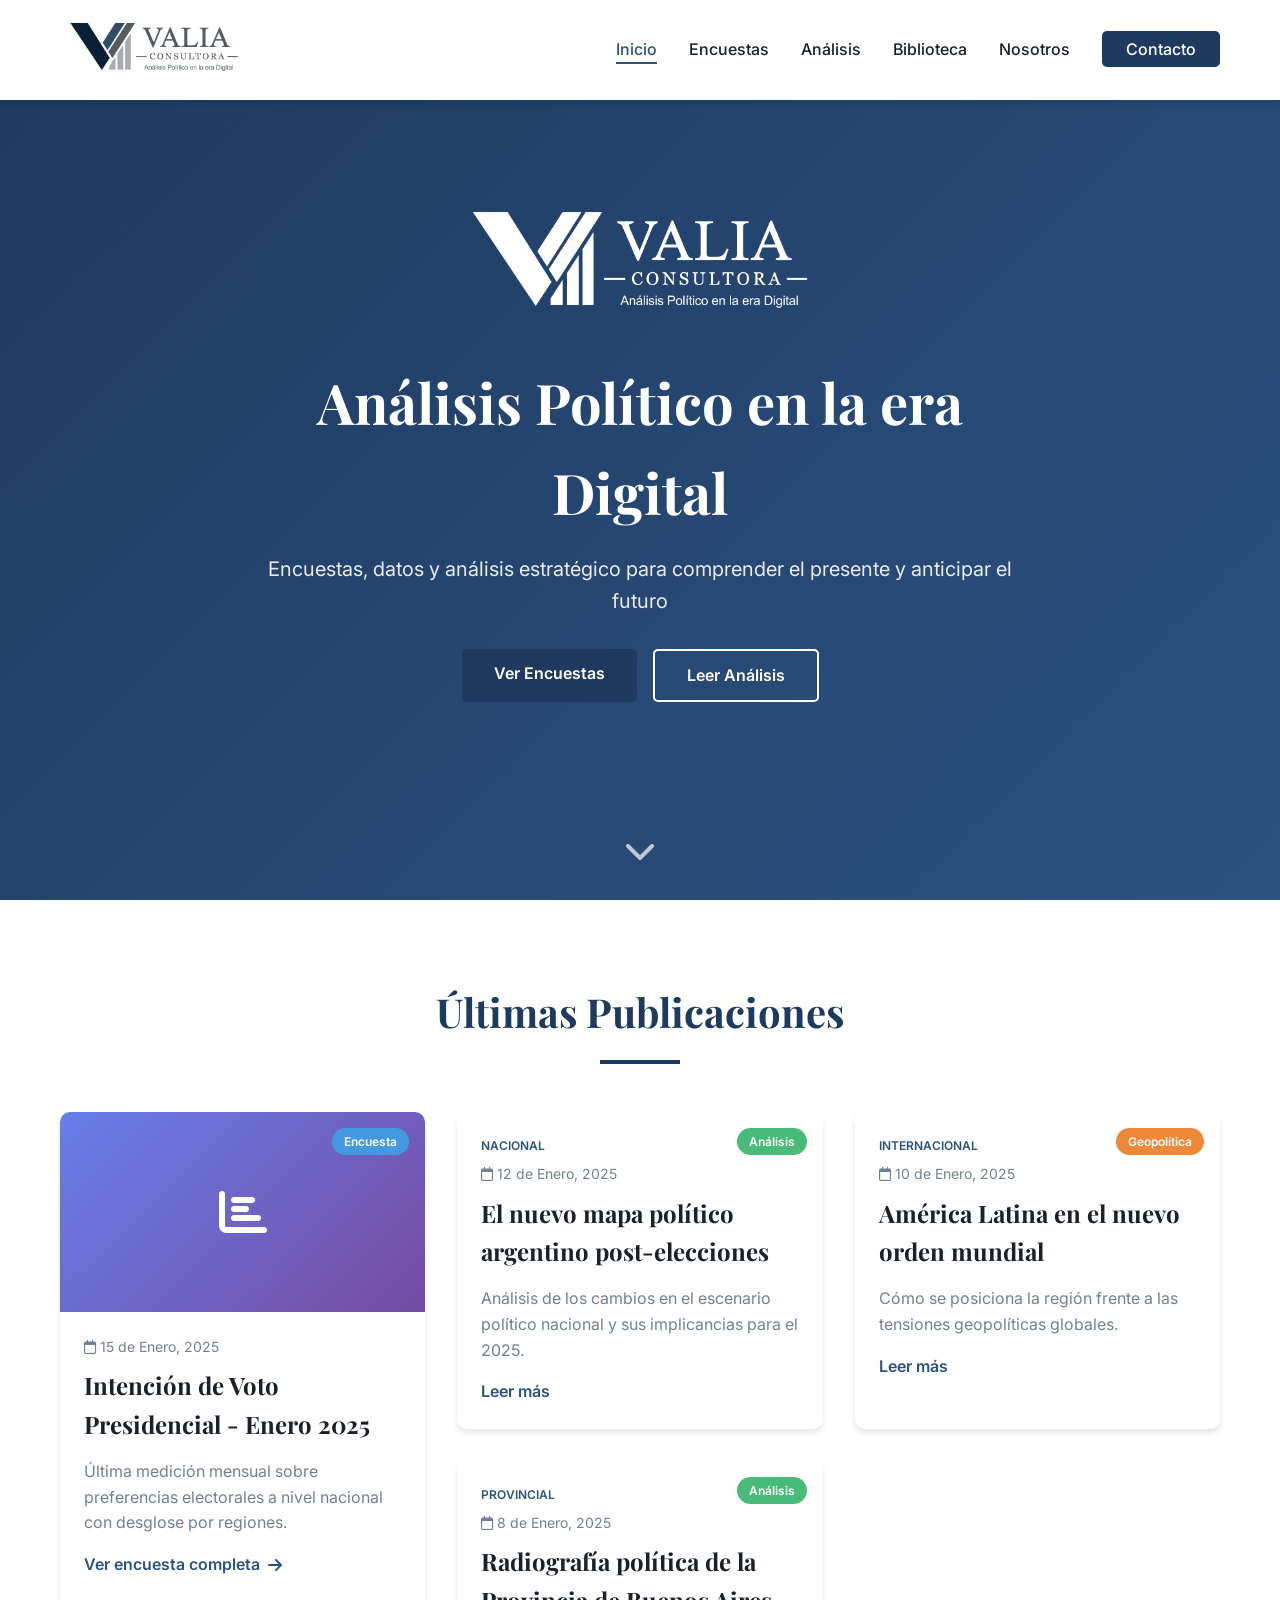
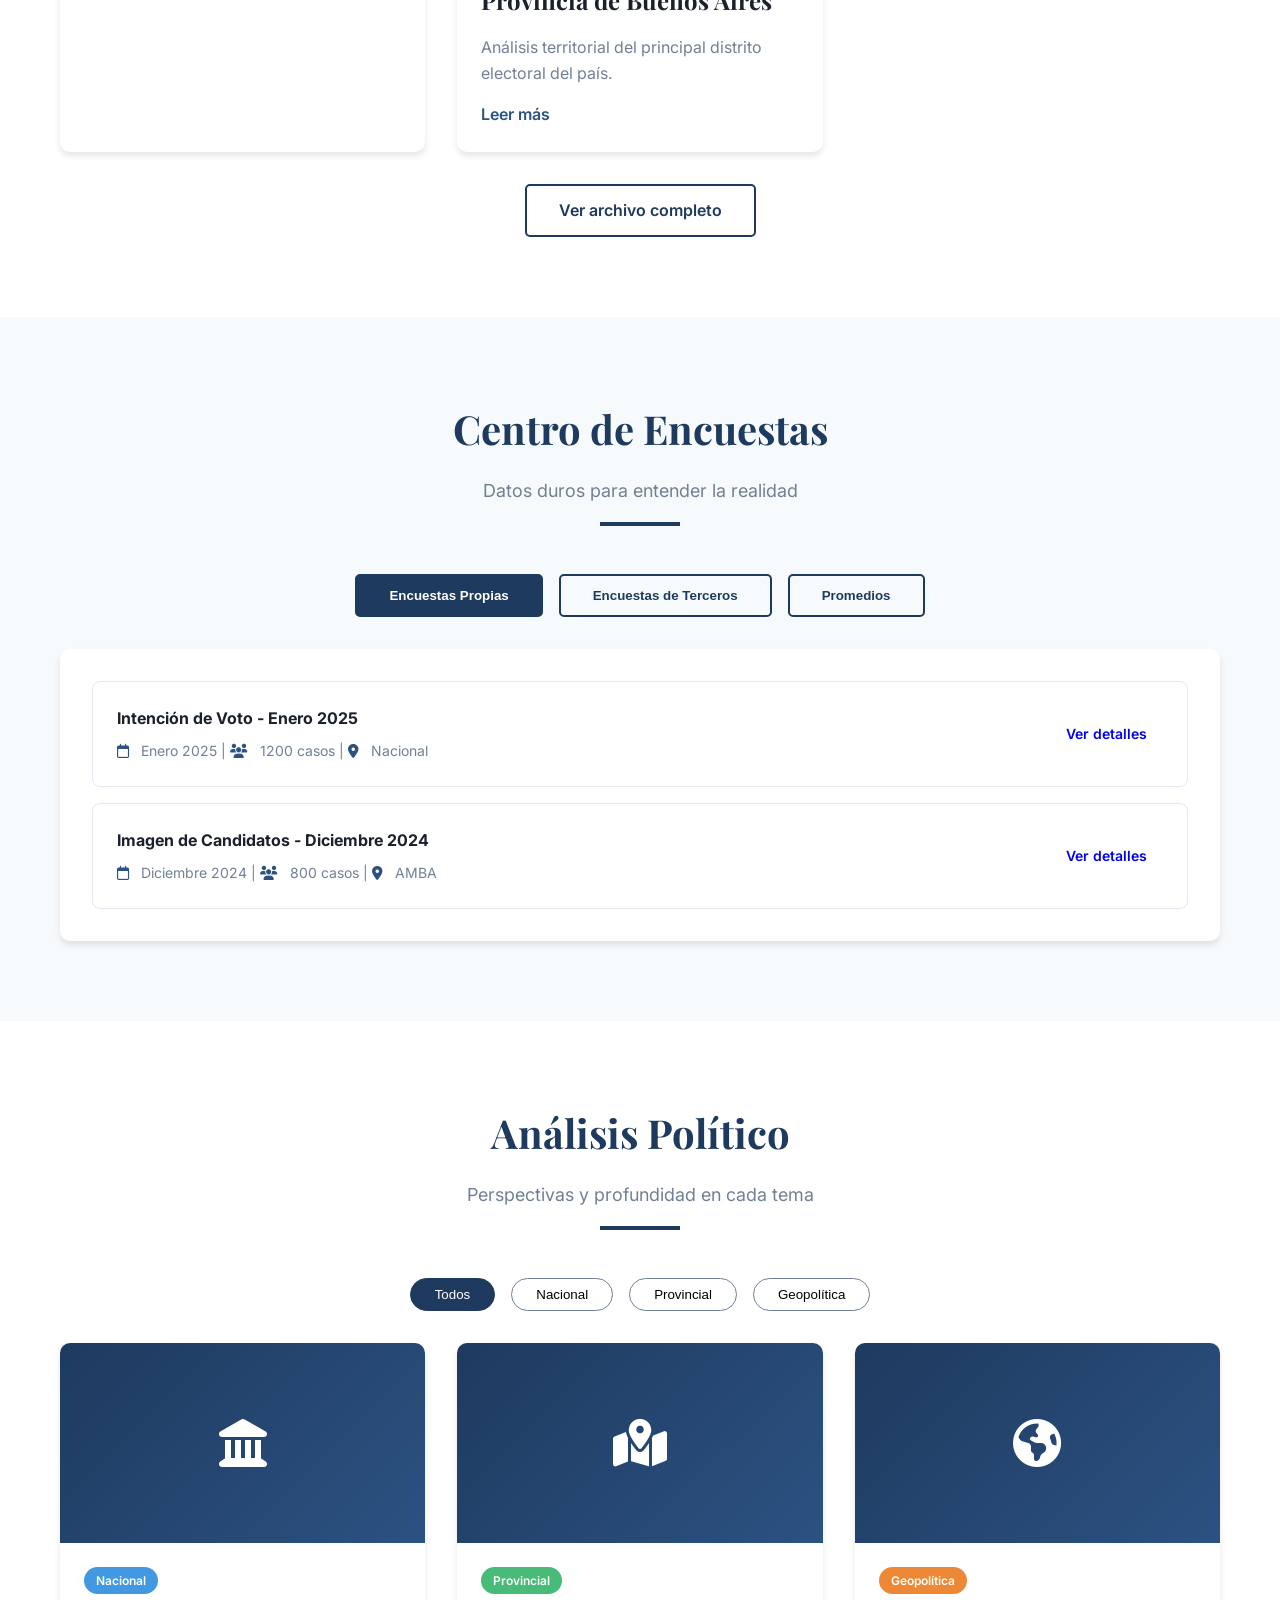
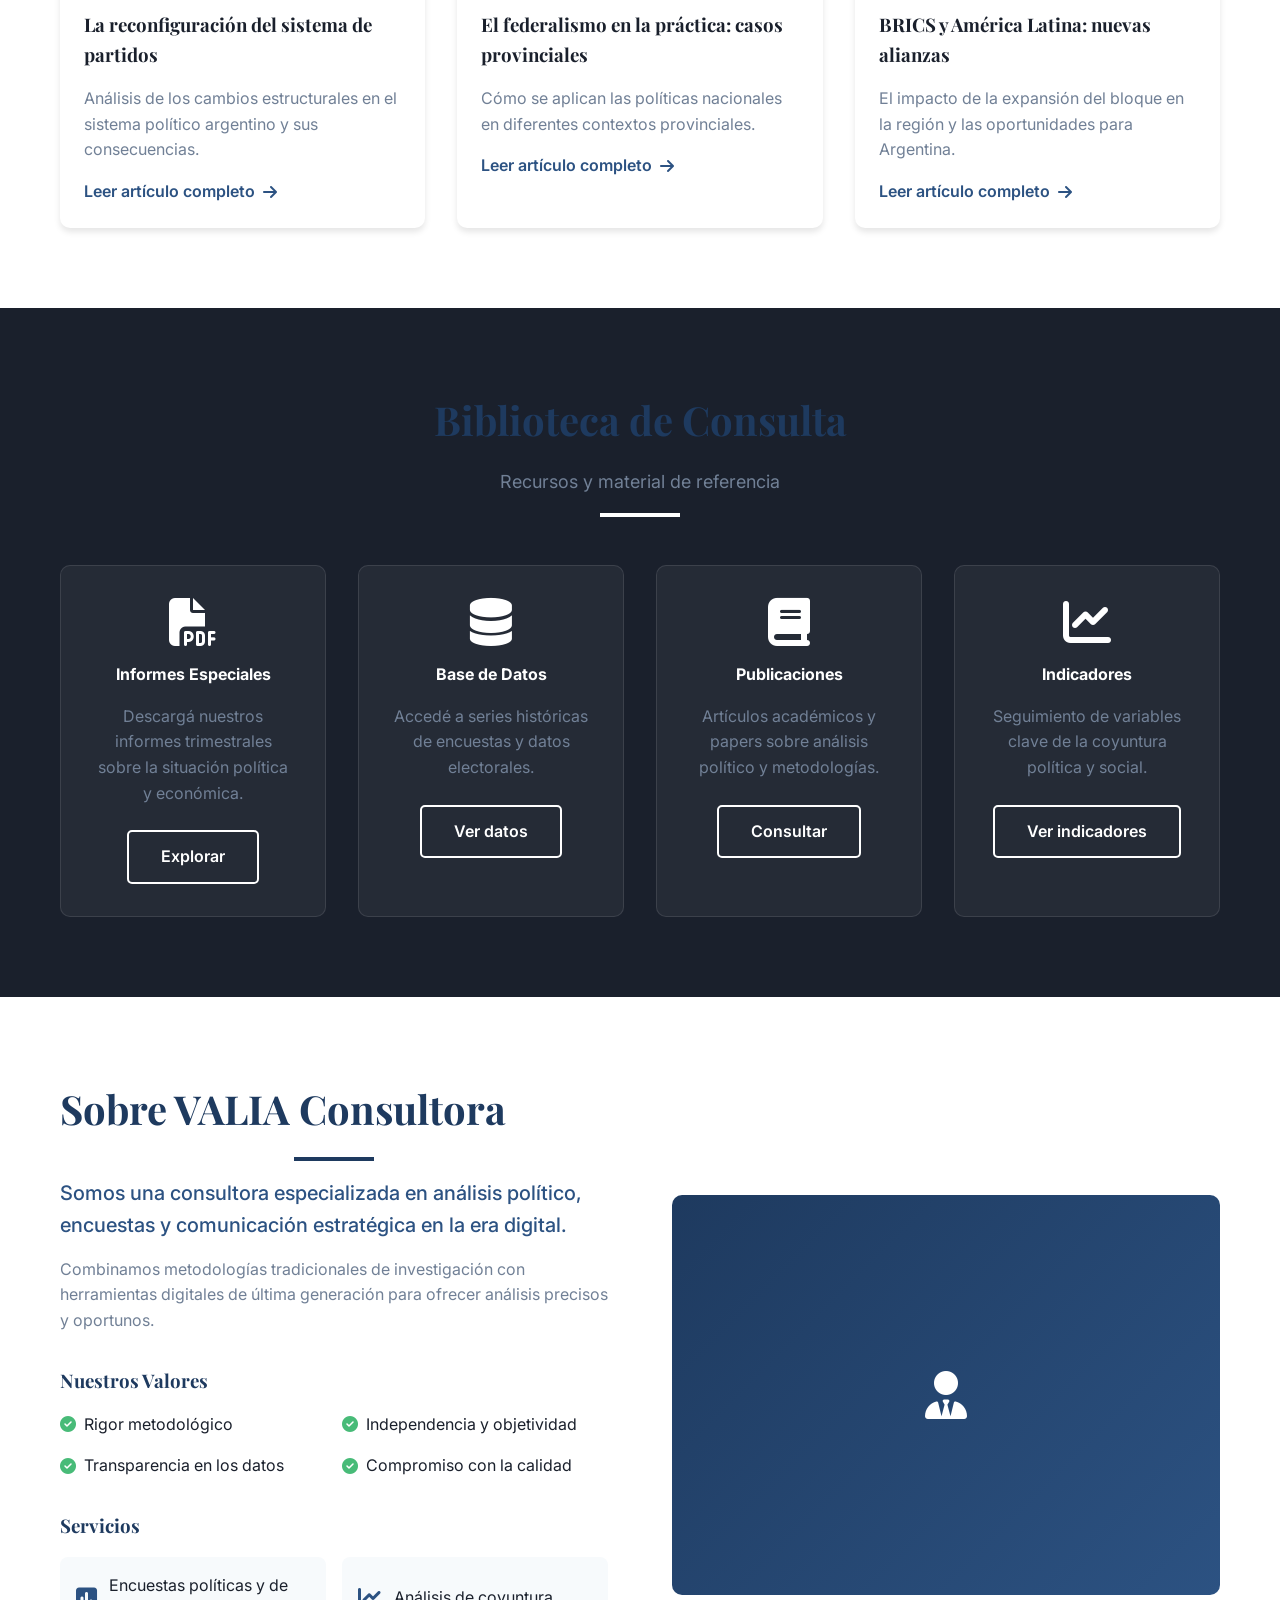
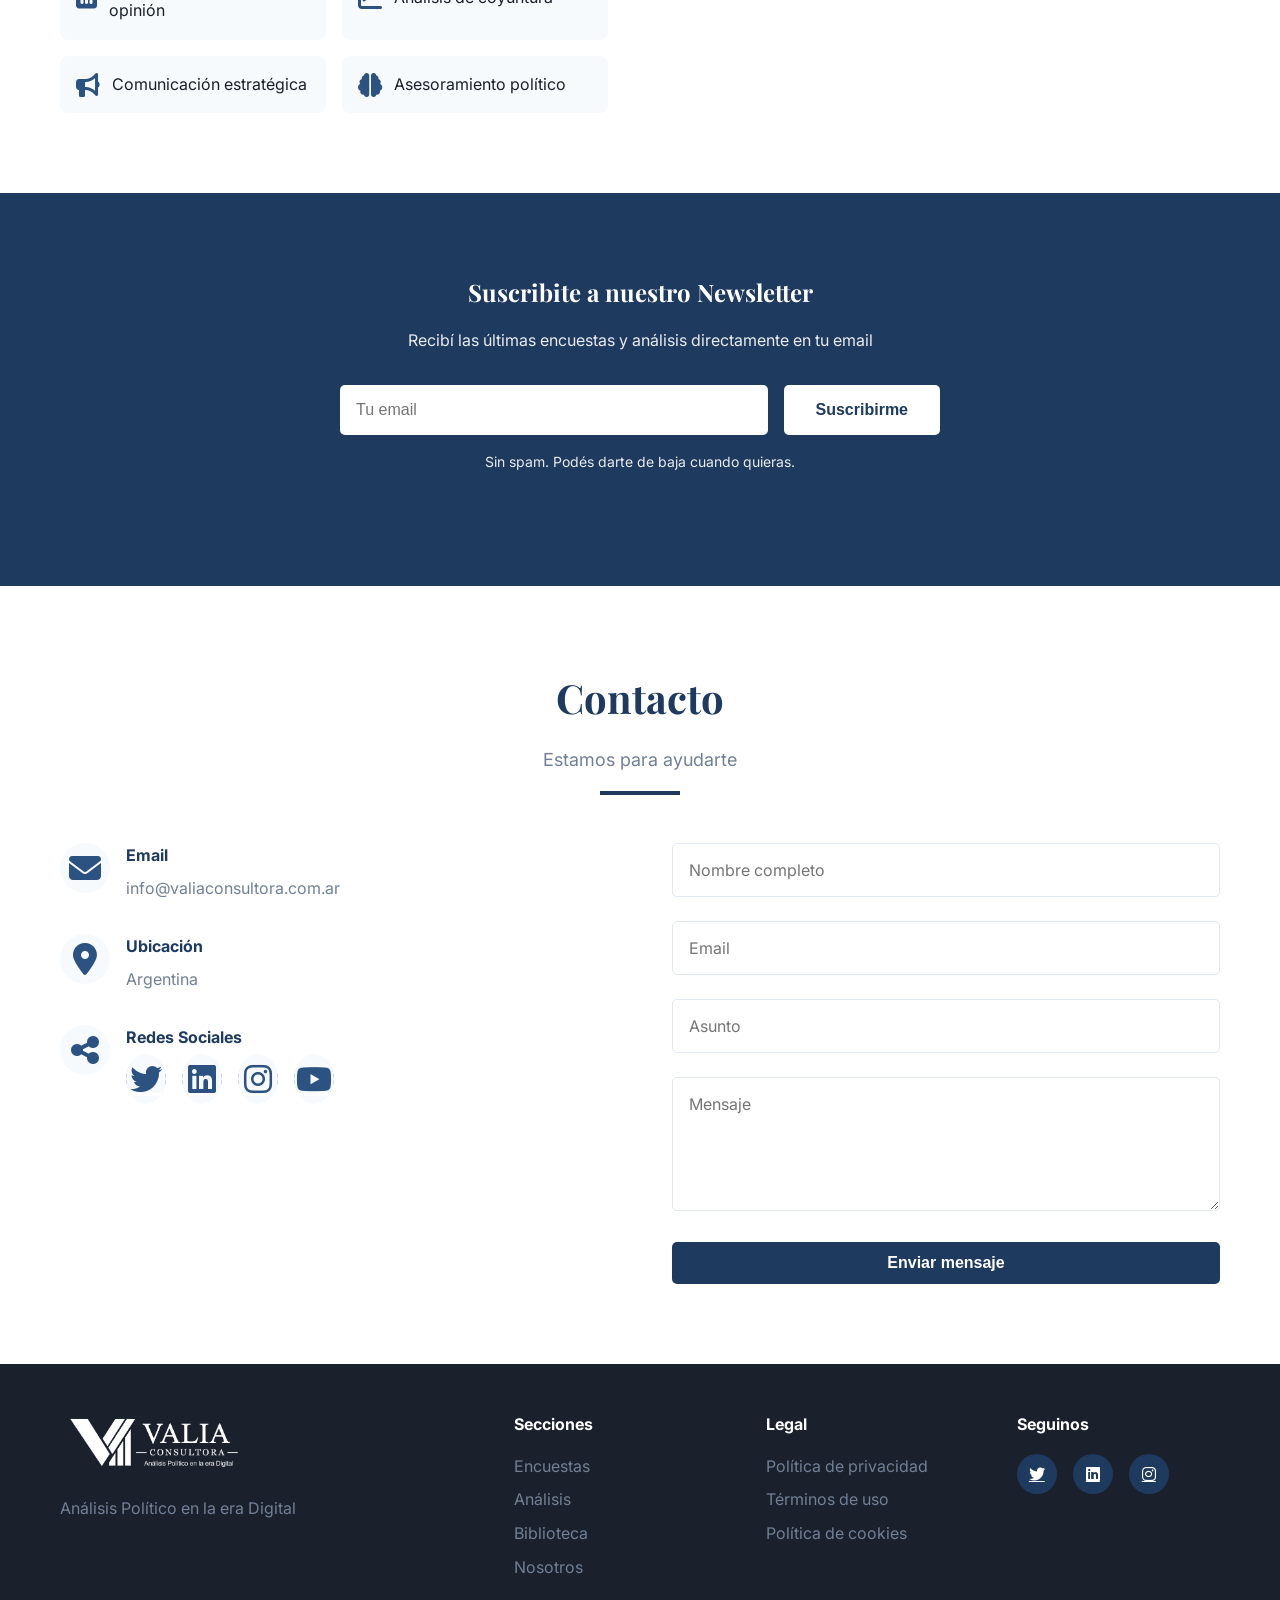
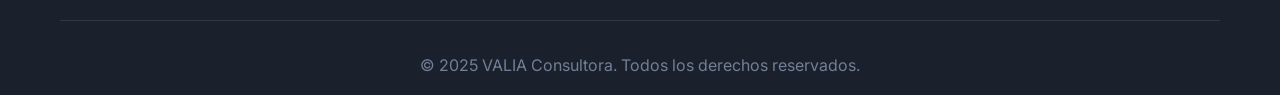
<file: INDEX.html>
<!DOCTYPE html>
<html lang="es">
<head>
    <meta charset="UTF-8">
    <meta name="viewport" content="width=device-width, initial-scale=1.0">
    <meta name="description" content="VALIA Consultora - Análisis Político en la era Digital. Encuestas, análisis político nacional, provincial y geopolítica.">
    <title>VALIA Consultora | Análisis Político en la era Digital</title>
    <link rel="stylesheet" href="styles.css">
    <link href="https://fonts.googleapis.com/css2?family=Playfair+Display:wght@400;700&family=Inter:wght@300;400;500;600&display=swap" rel="stylesheet">
    <link rel="stylesheet" href="https://cdnjs.cloudflare.com/ajax/libs/font-awesome/6.4.0/css/all.min.css">
</head>
<body>
    <!-- Navegación -->
    <nav class="navbar" id="navbar">
        <div class="container">
            <div class="nav-wrapper">
                <div class="logo">
                    <img src="logo-valia.png" alt="VALIA Consultora">
                </div>
                <button class="mobile-menu-toggle" id="mobileMenu">
                    <i class="fas fa-bars"></i>
                </button>
                <ul class="nav-menu" id="navMenu">
                    <li><a href="#inicio" class="nav-link active">Inicio</a></li>
                    <li><a href="#encuestas" class="nav-link">Encuestas</a></li>
                    <li><a href="#analisis" class="nav-link">Análisis</a></li>
                    <li><a href="#biblioteca" class="nav-link">Biblioteca</a></li>
                    <li><a href="#nosotros" class="nav-link">Nosotros</a></li>
                    <li><a href="#contacto" class="nav-link btn-contacto">Contacto</a></li>
                </ul>
            </div>
        </div>
    </nav>

    <!-- Hero Section -->
    <section id="inicio" class="hero">
        <div class="hero-overlay"></div>
        <div class="container">
            <div class="hero-content">
                <div class="hero-logo">
                    <img src="logo-valia.png" alt="VALIA Consultora">
                </div>
                <h1 class="hero-title">Análisis Político en la era Digital</h1>
                <p class="hero-subtitle">Encuestas, datos y análisis estratégico para comprender el presente y anticipar el futuro</p>
                <div class="hero-cta">
                    <a href="#encuestas" class="btn btn-primary">Ver Encuestas</a>
                    <a href="#analisis" class="btn btn-secondary">Leer Análisis</a>
                </div>
            </div>
        </div>
        <div class="scroll-indicator">
            <i class="fas fa-chevron-down"></i>
        </div>
    </section>

    <!-- Últimas Publicaciones -->
    <section class="latest section-padding">
        <div class="container">
            <div class="section-header">
                <h2 class="section-title">Últimas Publicaciones</h2>
                <div class="section-line"></div>
            </div>
            
            <div class="latest-grid">
                <!-- Encuesta Destacada -->
                <article class="card card-featured">
                    <div class="card-badge badge-encuesta">Encuesta</div>
                    <div class="card-image">
                        <div class="placeholder-image survey-placeholder">
                            <i class="fas fa-chart-bar"></i>
                        </div>
                    </div>
                    <div class="card-content">
                        <span class="card-date"><i class="far fa-calendar"></i> 15 de Enero, 2025</span>
                        <h3 class="card-title">Intención de Voto Presidencial - Enero 2025</h3>
                        <p class="card-excerpt">Última medición mensual sobre preferencias electorales a nivel nacional con desglose por regiones.</p>
                        <a href="#" class="card-link">Ver encuesta completa <i class="fas fa-arrow-right"></i></a>
                    </div>
                </article>

                <!-- Artículo 1 -->
                <article class="card">
                    <div class="card-badge badge-analisis">Análisis</div>
                    <div class="card-content">
                        <span class="card-category">Nacional</span>
                        <span class="card-date"><i class="far fa-calendar"></i> 12 de Enero, 2025</span>
                        <h3 class="card-title">El nuevo mapa político argentino post-elecciones</h3>
                        <p class="card-excerpt">Análisis de los cambios en el escenario político nacional y sus implicancias para el 2025.</p>
                        <a href="#" class="read-more">Leer más</a>
                    </div>
                </article>

                <!-- Artículo 2 -->
                <article class="card">
                    <div class="card-badge badge-geopolitica">Geopolítica</div>
                    <div class="card-content">
                        <span class="card-category">Internacional</span>
                        <span class="card-date"><i class="far fa-calendar"></i> 10 de Enero, 2025</span>
                        <h3 class="card-title">América Latina en el nuevo orden mundial</h3>
                        <p class="card-excerpt">Cómo se posiciona la región frente a las tensiones geopolíticas globales.</p>
                        <a href="#" class="read-more">Leer más</a>
                    </div>
                </article>

                <!-- Artículo 3 -->
                <article class="card">
                    <div class="card-badge badge-analisis">Análisis</div>
                    <div class="card-content">
                        <span class="card-category">Provincial</span>
                        <span class="card-date"><i class="far fa-calendar"></i> 8 de Enero, 2025</span>
                        <h3 class="card-title">Radiografía política de la Provincia de Buenos Aires</h3>
                        <p class="card-excerpt">Análisis territorial del principal distrito electoral del país.</p>
                        <a href="#" class="read-more">Leer más</a>
                    </div>
                </article>
            </div>
            
            <div class="text-center mt-2">
                <a href="#archivo" class="btn btn-outline">Ver archivo completo</a>
            </div>
        </div>
    </section>

    <!-- Sección Encuestas -->
    <section id="encuestas" class="surveys section-padding bg-light">
        <div class="container">
            <div class="section-header">
                <h2 class="section-title">Centro de Encuestas</h2>
                <p class="section-subtitle">Datos duros para entender la realidad</p>
                <div class="section-line"></div>
            </div>

            <div class="survey-tabs">
                <button class="tab-btn active" data-tab="propias">Encuestas Propias</button>
                <button class="tab-btn" data-tab="terceros">Encuestas de Terceros</button>
                <button class="tab-btn" data-tab="promedios">Promedios</button>
            </div>

            <div class="tab-content">
                <!-- Encuestas Propias -->
                <div class="tab-panel active" id="propias">
                    <div class="survey-list">
                        <div class="survey-item">
                            <div class="survey-info">
                                <h4>Intención de Voto - Enero 2025</h4>
                                <p><i class="far fa-calendar"></i> Enero 2025 | <i class="fas fa-users"></i> 1200 casos | <i class="fas fa-map-marker-alt"></i> Nacional</p>
                            </div>
                            <a href="#" class="btn btn-small">Ver detalles</a>
                        </div>
                        <div class="survey-item">
                            <div class="survey-info">
                                <h4>Imagen de Candidatos - Diciembre 2024</h4>
                                <p><i class="far fa-calendar"></i> Diciembre 2024 | <i class="fas fa-users"></i> 800 casos | <i class="fas fa-map-marker-alt"></i> AMBA</p>
                            </div>
                            <a href="#" class="btn btn-small">Ver detalles</a>
                        </div>
                    </div>
                </div>

                <!-- Encuestas de Terceros -->
                <div class="tab-panel" id="terceros">
                    <div class="survey-list">
                        <div class="survey-item">
                            <div class="survey-info">
                                <h4>Encuesta Poliarquía - Enero 2025</h4>
                                <p><i class="far fa-calendar"></i> Enero 2025 | <i class="fas fa-building"></i> Poliarquía</p>
                            </div>
                            <a href="#" class="btn btn-small">Ver encuesta</a>
                        </div>
                        <div class="survey-item">
                            <div class="survey-info">
                                <h4>Encuesta CB Consultora - Diciembre 2024</h4>
                                <p><i class="far fa-calendar"></i> Diciembre 2024 | <i class="fas fa-building"></i> CB Consultora</p>
                            </div>
                            <a href="#" class="btn btn-small">Ver encuesta</a>
                        </div>
                    </div>
                    <p class="credit-note">* Todas las encuestas de terceros son publicadas respetando la autoría y metodología original</p>
                </div>

                <!-- Promedios -->
                <div class="tab-panel" id="promedios">
                    <div class="average-surveys">
                        <div class="chart-container">
                            <canvas id="surveyChart"></canvas>
                        </div>
                        <div class="average-info">
                            <h4>Promedio Encuestas Presidenciales</h4>
                            <p>Última actualización: Enero 2025</p>
                            <ul class="average-list">
                                <li><span class="party party-1"></span> Partido A: 35.2%</li>
                                <li><span class="party party-2"></span> Partido B: 28.7%</li>
                                <li><span class="party party-3"></span> Partido C: 18.4%</li>
                                <li><span class="party party-other"></span> Otros: 17.7%</li>
                            </ul>
                        </div>
                    </div>
                </div>
            </div>
        </div>
    </section>

    <!-- Sección Análisis -->
    <section id="analisis" class="analysis section-padding">
        <div class="container">
            <div class="section-header">
                <h2 class="section-title">Análisis Político</h2>
                <p class="section-subtitle">Perspectivas y profundidad en cada tema</p>
                <div class="section-line"></div>
            </div>

            <div class="filter-buttons">
                <button class="filter-btn active" data-filter="todos">Todos</button>
                <button class="filter-btn" data-filter="nacional">Nacional</button>
                <button class="filter-btn" data-filter="provincial">Provincial</button>
                <button class="filter-btn" data-filter="geopolitica">Geopolítica</button>
            </div>

            <div class="articles-grid">
                <article class="article-card" data-category="nacional">
                    <div class="article-image">
                        <div class="placeholder-image">
                            <i class="fas fa-landmark"></i>
                        </div>
                    </div>
                    <div class="article-content">
                        <span class="article-category nacional">Nacional</span>
                        <h3>La reconfiguración del sistema de partidos</h3>
                        <p>Análisis de los cambios estructurales en el sistema político argentino y sus consecuencias.</p>
                        <a href="#" class="read-article">Leer artículo completo <i class="fas fa-arrow-right"></i></a>
                    </div>
                </article>

                <article class="article-card" data-category="provincial">
                    <div class="article-image">
                        <div class="placeholder-image">
                            <i class="fas fa-map-marked-alt"></i>
                        </div>
                    </div>
                    <div class="article-content">
                        <span class="article-category provincial">Provincial</span>
                        <h3>El federalismo en la práctica: casos provinciales</h3>
                        <p>Cómo se aplican las políticas nacionales en diferentes contextos provinciales.</p>
                        <a href="#" class="read-article">Leer artículo completo <i class="fas fa-arrow-right"></i></a>
                    </div>
                </article>

                <article class="article-card" data-category="geopolitica">
                    <div class="article-image">
                        <div class="placeholder-image">
                            <i class="fas fa-globe-americas"></i>
                        </div>
                    </div>
                    <div class="article-content">
                        <span class="article-category geopolitica">Geopolítica</span>
                        <h3>BRICS y América Latina: nuevas alianzas</h3>
                        <p>El impacto de la expansión del bloque en la región y las oportunidades para Argentina.</p>
                        <a href="#" class="read-article">Leer artículo completo <i class="fas fa-arrow-right"></i></a>
                    </div>
                </article>
            </div>
        </div>
    </section>

    <!-- Biblioteca -->
    <section id="biblioteca" class="library section-padding bg-dark">
        <div class="container">
            <div class="section-header">
                <h2 class="section-title text-white">Biblioteca de Consulta</h2>
                <p class="section-subtitle text-gray">Recursos y material de referencia</p>
                <div class="section-line light"></div>
            </div>

            <div class="library-grid">
                <div class="library-item">
                    <i class="fas fa-file-pdf"></i>
                    <h4>Informes Especiales</h4>
                    <p>Descargá nuestros informes trimestrales sobre la situación política y económica.</p>
                    <a href="#" class="btn btn-outline-light">Explorar</a>
                </div>
                <div class="library-item">
                    <i class="fas fa-database"></i>
                    <h4>Base de Datos</h4>
                    <p>Accedé a series históricas de encuestas y datos electorales.</p>
                    <a href="#" class="btn btn-outline-light">Ver datos</a>
                </div>
                <div class="library-item">
                    <i class="fas fa-book"></i>
                    <h4>Publicaciones</h4>
                    <p>Artículos académicos y papers sobre análisis político y metodologías.</p>
                    <a href="#" class="btn btn-outline-light">Consultar</a>
                </div>
                <div class="library-item">
                    <i class="fas fa-chart-line"></i>
                    <h4>Indicadores</h4>
                    <p>Seguimiento de variables clave de la coyuntura política y social.</p>
                    <a href="#" class="btn btn-outline-light">Ver indicadores</a>
                </div>
            </div>
        </div>
    </section>

    <!-- Sobre Nosotros -->
    <section id="nosotros" class="about section-padding">
        <div class="container">
            <div class="about-grid">
                <div class="about-content">
                    <h2 class="section-title">Sobre VALIA Consultora</h2>
                    <div class="section-line"></div>
                    <p class="lead">Somos una consultora especializada en análisis político, encuestas y comunicación estratégica en la era digital.</p>
                    <p>Combinamos metodologías tradicionales de investigación con herramientas digitales de última generación para ofrecer análisis precisos y oportunos.</p>
                    
                    <div class="values">
                        <h3>Nuestros Valores</h3>
                        <ul class="values-list">
                            <li><i class="fas fa-check-circle"></i> Rigor metodológico</li>
                            <li><i class="fas fa-check-circle"></i> Independencia y objetividad</li>
                            <li><i class="fas fa-check-circle"></i> Transparencia en los datos</li>
                            <li><i class="fas fa-check-circle"></i> Compromiso con la calidad</li>
                        </ul>
                    </div>

                    <div class="services-list">
                        <h3>Servicios</h3>
                        <div class="services-grid">
                            <div class="service-item">
                                <i class="fas fa-poll"></i>
                                <span>Encuestas políticas y de opinión</span>
                            </div>
                            <div class="service-item">
                                <i class="fas fa-chart-line"></i>
                                <span>Análisis de coyuntura</span>
                            </div>
                            <div class="service-item">
                                <i class="fas fa-bullhorn"></i>
                                <span>Comunicación estratégica</span>
                            </div>
                            <div class="service-item">
                                <i class="fas fa-brain"></i>
                                <span>Asesoramiento político</span>
                            </div>
                        </div>
                    </div>
                </div>
                <div class="about-image">
                    <div class="placeholder-image about-placeholder">
                        <i class="fas fa-user-tie"></i>
                    </div>
                </div>
            </div>
        </div>
    </section>

    <!-- Newsletter -->
    <section class="newsletter section-padding bg-primary">
        <div class="container">
            <div class="newsletter-content">
                <h2>Suscribite a nuestro Newsletter</h2>
                <p>Recibí las últimas encuestas y análisis directamente en tu email</p>
                <form class="newsletter-form" id="newsletterForm">
                    <input type="email" placeholder="Tu email" required>
                    <button type="submit" class="btn btn-white">Suscribirme</button>
                </form>
                <p class="newsletter-note">Sin spam. Podés darte de baja cuando quieras.</p>
            </div>
        </div>
    </section>

    <!-- Contacto -->
    <section id="contacto" class="contact section-padding">
        <div class="container">
            <div class="section-header">
                <h2 class="section-title">Contacto</h2>
                <p class="section-subtitle">Estamos para ayudarte</p>
                <div class="section-line"></div>
            </div>

            <div class="contact-grid">
                <div class="contact-info">
                    <div class="info-item">
                        <i class="fas fa-envelope"></i>
                        <div>
                            <h4>Email</h4>
                            <p>info@valiaconsultora.com.ar</p>
                        </div>
                    </div>
                    <div class="info-item">
                        <i class="fas fa-map-marker-alt"></i>
                        <div>
                            <h4>Ubicación</h4>
                            <p>Argentina</p>
                        </div>
                    </div>
                    <div class="info-item">
                        <i class="fas fa-share-alt"></i>
                        <div>
                            <h4>Redes Sociales</h4>
                            <div class="social-links">
                                <a href="#"><i class="fab fa-twitter"></i></a>
                                <a href="#"><i class="fab fa-linkedin"></i></a>
                                <a href="#"><i class="fab fa-instagram"></i></a>
                                <a href="#"><i class="fab fa-youtube"></i></a>
                            </div>
                        </div>
                    </div>
                </div>

                <form class="contact-form" id="contactForm">
                    <div class="form-group">
                        <input type="text" placeholder="Nombre completo" required>
                    </div>
                    <div class="form-group">
                        <input type="email" placeholder="Email" required>
                    </div>
                    <div class="form-group">
                        <input type="text" placeholder="Asunto">
                    </div>
                    <div class="form-group">
                        <textarea rows="5" placeholder="Mensaje" required></textarea>
                    </div>
                    <button type="submit" class="btn btn-primary btn-full">Enviar mensaje</button>
                </form>
            </div>
        </div>
    </section>

    <!-- Footer -->
    <footer class="footer">
        <div class="container">
            <div class="footer-grid">
                <div class="footer-brand">
                    <img src="logo-valia.png" alt="VALIA Consultora">
                    <p>Análisis Político en la era Digital</p>
                </div>
                <div class="footer-links">
                    <h4>Secciones</h4>
                    <ul>
                        <li><a href="#encuestas">Encuestas</a></li>
                        <li><a href="#analisis">Análisis</a></li>
                        <li><a href="#biblioteca">Biblioteca</a></li>
                        <li><a href="#nosotros">Nosotros</a></li>
                    </ul>
                </div>
                <div class="footer-links">
                    <h4>Legal</h4>
                    <ul>
                        <li><a href="#">Política de privacidad</a></li>
                        <li><a href="#">Términos de uso</a></li>
                        <li><a href="#">Política de cookies</a></li>
                    </ul>
                </div>
                <div class="footer-social">
                    <h4>Seguinos</h4>
                    <div class="social-links">
                        <a href="#"><i class="fab fa-twitter"></i></a>
                        <a href="#"><i class="fab fa-linkedin"></i></a>
                        <a href="#"><i class="fab fa-instagram"></i></a>
                    </div>
                </div>
            </div>
            <div class="footer-bottom">
                <p>&copy; 2025 VALIA Consultora. Todos los derechos reservados.</p>
            </div>
        </div>
    </footer>

    <script src="script.js"></script>
</body>
</html>
</file>
<file: styles.css>
/* ===== VARIABLES ===== */
:root {
    --color-primary: #1e3a5f;
    --color-secondary: #2c5282;
    --color-accent: #4a5568;
    --color-light: #f7fafc;
    --color-dark: #1a202c;
    --color-white: #ffffff;
    --color-gray: #718096;
    --font-heading: 'Playfair Display', serif;
    --font-body: 'Inter', sans-serif;
    --transition: all 0.3s ease;
    --shadow: 0 4px 6px rgba(0, 0, 0, 0.1);
    --shadow-lg: 0 10px 25px rgba(0, 0, 0, 0.15);
}

/* ===== RESET ===== */
* {
    margin: 0;
    padding: 0;
    box-sizing: border-box;
}

html {
    scroll-behavior: smooth;
}

body {
    font-family: var(--font-body);
    line-height: 1.6;
    color: var(--color-dark);
    overflow-x: hidden;
}

/* ===== UTILITIES ===== */
.container {
    max-width: 1200px;
    margin: 0 auto;
    padding: 0 20px;
}

.section-padding {
    padding: 80px 0;
}

.bg-light { background-color: var(--color-light); }
.bg-dark { background-color: var(--color-dark); }
.bg-primary { background-color: var(--color-primary); }

.text-white { color: var(--color-white); }
.text-gray { color: var(--color-gray); }
.text-center { text-align: center; }
.mt-2 { margin-top: 2rem; }

/* ===== NAVBAR ===== */
.navbar {
    position: fixed;
    top: 0;
    left: 0;
    width: 100%;
    background: var(--color-white);
    box-shadow: var(--shadow);
    z-index: 1000;
    transition: var(--transition);
}

.navbar.scrolled {
    box-shadow: var(--shadow-lg);
}

.nav-wrapper {
    display: flex;
    justify-content: space-between;
    align-items: center;
    padding: 1rem 0;
}

.logo img {
    height: 60px;
    width: auto;
}

.nav-menu {
    display: flex;
    list-style: none;
    align-items: center;
    gap: 2rem;
}

.nav-link {
    text-decoration: none;
    color: var(--color-dark);
    font-weight: 500;
    transition: var(--transition);
    position: relative;
}

.nav-link:hover,
.nav-link.active {
    color: var(--color-secondary);
}

.nav-link.active::after {
    content: '';
    position: absolute;
    bottom: -5px;
    left: 0;
    width: 100%;
    height: 2px;
    background: var(--color-secondary);
}

.btn-contacto {
    background: var(--color-primary);
    color: var(--color-white) !important;
    padding: 0.5rem 1.5rem;
    border-radius: 5px;
}

.btn-contacto:hover {
    background: var(--color-secondary);
}

.mobile-menu-toggle {
    display: none;
    background: none;
    border: none;
    font-size: 1.5rem;
    cursor: pointer;
}

/* ===== HERO ===== */
.hero {
    position: relative;
    height: 100vh;
    display: flex;
    align-items: center;
    justify-content: center;
    background: linear-gradient(135deg, var(--color-primary) 0%, var(--color-secondary) 100%);
    color: var(--color-white);
    overflow: hidden;
}

.hero-overlay {
    position: absolute;
    top: 0;
    left: 0;
    width: 100%;
    height: 100%;
    background: url('data:image/svg+xml,<svg xmlns="http://www.w3.org/2000/svg" viewBox="0 0 100 100"><circle cx="50" cy="50" r="1" fill="rgba(255,255,255,0.1)"/></svg>');
    background-size: 50px 50px;
    opacity: 0.3;
}

.hero-content {
    position: relative;
    z-index: 2;
    text-align: center;
    max-width: 800px;
}

.hero-logo img {
    height: 120px;
    margin-bottom: 2rem;
    filter: brightness(0) invert(1);
}

.hero-title {
    font-family: var(--font-heading);
    font-size: 3.5rem;
    margin-bottom: 1rem;
    font-weight: 700;
}

.hero-subtitle {
    font-size: 1.25rem;
    margin-bottom: 2rem;
    opacity: 0.9;
}

.hero-cta {
    display: flex;
    gap: 1rem;
    justify-content: center;
}

.scroll-indicator {
    position: absolute;
    bottom: 30px;
    left: 50%;
    transform: translateX(-50%);
    animation: bounce 2s infinite;
}

.scroll-indicator i {
    font-size: 2rem;
    opacity: 0.7;
}

@keyframes bounce {
    0%, 20%, 50%, 80%, 100% { transform: translateX(-50%) translateY(0); }
    40% { transform: translateX(-50%) translateY(-10px); }
    60% { transform: translateX(-50%) translateY(-5px); }
}

/* ===== BUTTONS ===== */
.btn {
    display: inline-block;
    padding: 0.75rem 2rem;
    border-radius: 5px;
    text-decoration: none;
    font-weight: 600;
    transition: var(--transition);
    border: none;
    cursor: pointer;
    font-size: 1rem;
}

.btn-primary {
    background: var(--color-primary);
    color: var(--color-white);
}

.btn-primary:hover {
    background: var(--color-secondary);
    transform: translateY(-2px);
}

.btn-secondary {
    background: transparent;
    color: var(--color-white);
    border: 2px solid var(--color-white);
}

.btn-secondary:hover {
    background: var(--color-white);
    color: var(--color-primary);
}

.btn-outline {
    background: transparent;
    color: var(--color-primary);
    border: 2px solid var(--color-primary);
}

.btn-outline:hover {
    background: var(--color-primary);
    color: var(--color-white);
}

.btn-outline-light {
    background: transparent;
    color: var(--color-white);
    border: 2px solid var(--color-white);
}

.btn-outline-light:hover {
    background: var(--color-white);
    color: var(--color-dark);
}

.btn-white {
    background: var(--color-white);
    color: var(--color-primary);
}

.btn-small {
    padding: 0.5rem 1rem;
    font-size: 0.875rem;
}

.btn-full {
    width: 100%;
}

/* ===== SECTION HEADERS ===== */
.section-header {
    text-align: center;
    margin-bottom: 3rem;
}

.section-title {
    font-family: var(--font-heading);
    font-size: 2.5rem;
    color: var(--color-primary);
    margin-bottom: 1rem;
}

.section-subtitle {
    font-size: 1.125rem;
    color: var(--color-gray);
}

.section-line {
    width: 80px;
    height: 4px;
    background: var(--color-primary);
    margin: 1rem auto;
}

.section-line.light {
    background: var(--color-white);
}

/* ===== CARDS ===== */
.latest-grid {
    display: grid;
    grid-template-columns: repeat(auto-fit, minmax(300px, 1fr));
    gap: 2rem;
    margin-bottom: 2rem;
}

.card {
    background: var(--color-white);
    border-radius: 10px;
    overflow: hidden;
    box-shadow: var(--shadow);
    transition: var(--transition);
    position: relative;
}

.card:hover {
    transform: translateY(-5px);
    box-shadow: var(--shadow-lg);
}

.card-featured {
    grid-row: span 2;
}

.card-badge {
    position: absolute;
    top: 1rem;
    right: 1rem;
    padding: 0.25rem 0.75rem;
    border-radius: 20px;
    font-size: 0.75rem;
    font-weight: 600;
    z-index: 10;
}

.badge-encuesta { background: #4299e1; color: white; }
.badge-analisis { background: #48bb78; color: white; }
.badge-geopolitica { background: #ed8936; color: white; }

.card-image {
    height: 200px;
    overflow: hidden;
}

.placeholder-image {
    width: 100%;
    height: 100%;
    background: linear-gradient(135deg, var(--color-primary), var(--color-secondary));
    display: flex;
    align-items: center;
    justify-content: center;
    color: white;
    font-size: 3rem;
}

.survey-placeholder {
    background: linear-gradient(135deg, #667eea 0%, #764ba2 100%);
}

.card-content {
    padding: 1.5rem;
}

.card-date {
    font-size: 0.875rem;
    color: var(--color-gray);
    display: block;
    margin-bottom: 0.5rem;
}

.card-category {
    font-size: 0.75rem;
    text-transform: uppercase;
    color: var(--color-secondary);
    font-weight: 600;
    display: block;
    margin-bottom: 0.5rem;
}

.card-title {
    font-family: var(--font-heading);
    font-size: 1.5rem;
    margin-bottom: 1rem;
    color: var(--color-dark);
}

.card-excerpt {
    color: var(--color-gray);
    margin-bottom: 1rem;
}

.card-link,
.read-more {
    color: var(--color-secondary);
    text-decoration: none;
    font-weight: 600;
    display: inline-flex;
    align-items: center;
    gap: 0.5rem;
    transition: var(--transition);
}

.card-link:hover,
.read-more:hover {
    gap: 1rem;
}

/* ===== SURVEYS SECTION ===== */
.survey-tabs {
    display: flex;
    gap: 1rem;
    margin-bottom: 2rem;
    justify-content: center;
    flex-wrap: wrap;
}

.tab-btn {
    padding: 0.75rem 2rem;
    border: 2px solid var(--color-primary);
    background: transparent;
    color: var(--color-primary);
    border-radius: 5px;
    cursor: pointer;
    font-weight: 600;
    transition: var(--transition);
}

.tab-btn.active,
.tab-btn:hover {
    background: var(--color-primary);
    color: var(--color-white);
}

.tab-content {
    background: var(--color-white);
    padding: 2rem;
    border-radius: 10px;
    box-shadow: var(--shadow);
}

.tab-panel {
    display: none;
}

.tab-panel.active {
    display: block;
}

.survey-list {
    display: flex;
    flex-direction: column;
    gap: 1rem;
}

.survey-item {
    display: flex;
    justify-content: space-between;
    align-items: center;
    padding: 1.5rem;
    border: 1px solid #e2e8f0;
    border-radius: 8px;
    transition: var(--transition);
}

.survey-item:hover {
    border-color: var(--color-primary);
    box-shadow: var(--shadow);
}

.survey-info h4 {
    color: var(--color-dark);
    margin-bottom: 0.5rem;
}

.survey-info p {
    color: var(--color-gray);
    font-size: 0.875rem;
}

.survey-info i {
    margin-right: 0.5rem;
    color: var(--color-secondary);
}

.credit-note {
    margin-top: 1rem;
    font-size: 0.875rem;
    color: var(--color-gray);
    font-style: italic;
}

.chart-container {
    max-width: 600px;
    margin: 0 auto 2rem;
}

.average-info h4 {
    text-align: center;
    margin-bottom: 1rem;
    color: var(--color-primary);
}

.average-list {
    list-style: none;
    max-width: 400px;
    margin: 0 auto;
}

.average-list li {
    display: flex;
    align-items: center;
    gap: 1rem;
    padding: 0.75rem;
    margin-bottom: 0.5rem;
    background: var(--color-light);
    border-radius: 5px;
}

.party {
    width: 20px;
    height: 20px;
    border-radius: 50%;
    display: inline-block;
}

.party-1 { background: #4299e1; }
.party-2 { background: #48bb78; }
.party-3 { background: #ed8936; }
.party-other { background: #a0aec0; }

/* ===== ARTICLES ===== */
.filter-buttons {
    display: flex;
    gap: 1rem;
    justify-content: center;
    margin-bottom: 2rem;
    flex-wrap: wrap;
}

.filter-btn {
    padding: 0.5rem 1.5rem;
    border: 1px solid var(--color-gray);
    background: transparent;
    border-radius: 20px;
    cursor: pointer;
    transition: var(--transition);
}

.filter-btn.active,
.filter-btn:hover {
    background: var(--color-primary);
    color: var(--color-white);
    border-color: var(--color-primary);
}

.articles-grid {
    display: grid;
    grid-template-columns: repeat(auto-fit, minmax(300px, 1fr));
    gap: 2rem;
}

.article-card {
    background: var(--color-white);
    border-radius: 10px;
    overflow: hidden;
    box-shadow: var(--shadow);
    transition: var(--transition);
}

.article-card:hover {
    transform: translateY(-5px);
    box-shadow: var(--shadow-lg);
}

.article-image {
    height: 200px;
}

.article-content {
    padding: 1.5rem;
}

.article-category {
    display: inline-block;
    padding: 0.25rem 0.75rem;
    border-radius: 20px;
    font-size: 0.75rem;
    font-weight: 600;
    margin-bottom: 1rem;
    color: white;
}

.article-category.nacional { background: #4299e1; }
.article-category.provincial { background: #48bb78; }
.article-category.geopolitica { background: #ed8936; }

.article-content h3 {
    font-family: var(--font-heading);
    margin-bottom: 1rem;
    color: var(--color-dark);
}

.article-content p {
    color: var(--color-gray);
    margin-bottom: 1rem;
}

.read-article {
    color: var(--color-secondary);
    text-decoration: none;
    font-weight: 600;
    display: inline-flex;
    align-items: center;
    gap: 0.5rem;
}

/* ===== LIBRARY ===== */
.library-grid {
    display: grid;
    grid-template-columns: repeat(auto-fit, minmax(250px, 1fr));
    gap: 2rem;
}

.library-item {
    background: rgba(255, 255, 255, 0.05);
    padding: 2rem;
    border-radius: 10px;
    text-align: center;
    border: 1px solid rgba(255, 255, 255, 0.1);
    transition: var(--transition);
}

.library-item:hover {
    background: rgba(255, 255, 255, 0.1);
    transform: translateY(-5px);
}

.library-item i {
    font-size: 3rem;
    color: var(--color-white);
    margin-bottom: 1rem;
}

.library-item h4 {
    color: var(--color-white);
    margin-bottom: 1rem;
}

.library-item p {
    color: var(--color-gray);
    margin-bottom: 1.5rem;
}

/* ===== ABOUT ===== */
.about-grid {
    display: grid;
    grid-template-columns: 1fr 1fr;
    gap: 4rem;
    align-items: center;
}

.about-content .lead {
    font-size: 1.25rem;
    color: var(--color-secondary);
    margin-bottom: 1rem;
    font-weight: 500;
}

.about-content p {
    margin-bottom: 1rem;
    color: var(--color-gray);
}

.values h3,
.services-list h3 {
    font-family: var(--font-heading);
    margin: 2rem 0 1rem;
    color: var(--color-primary);
}

.values-list {
    list-style: none;
    display: grid;
    grid-template-columns: 1fr 1fr;
    gap: 1rem;
}

.values-list li {
    display: flex;
    align-items: center;
    gap: 0.5rem;
}

.values-list i {
    color: #48bb78;
}

.services-grid {
    display: grid;
    grid-template-columns: 1fr 1fr;
    gap: 1rem;
}

.service-item {
    display: flex;
    align-items: center;
    gap: 0.75rem;
    padding: 1rem;
    background: var(--color-light);
    border-radius: 8px;
}

.service-item i {
    color: var(--color-secondary);
    font-size: 1.5rem;
}

.about-placeholder {
    min-height: 400px;
    border-radius: 10px;
}

/* ===== NEWSLETTER ===== */
.newsletter-content {
    text-align: center;
    color: var(--color-white);
    max-width: 600px;
    margin: 0 auto;
}

.newsletter-content h2 {
    font-family: var(--font-heading);
    margin-bottom: 1rem;
}

.newsletter-content p {
    margin-bottom: 2rem;
    opacity: 0.9;
}

.newsletter-form {
    display: flex;
    gap: 1rem;
    margin-bottom: 1rem;
}

.newsletter-form input {
    flex: 1;
    padding: 1rem;
    border: none;
    border-radius: 5px;
    font-size: 1rem;
}

.newsletter-note {
    font-size: 0.875rem;
    opacity: 0.7;
}

/* ===== CONTACT ===== */
.contact-grid {
    display: grid;
    grid-template-columns: 1fr 1fr;
    gap: 4rem;
}

.contact-info {
    display: flex;
    flex-direction: column;
    gap: 2rem;
}

.info-item {
    display: flex;
    gap: 1rem;
    align-items: flex-start;
}

.info-item i {
    font-size: 2rem;
    color: var(--color-secondary);
    width: 50px;
    height: 50px;
    background: var(--color-light);
    border-radius: 50%;
    display: flex;
    align-items: center;
    justify-content: center;
}

.info-item h4 {
    margin-bottom: 0.5rem;
    color: var(--color-primary);
}

.info-item p {
    color: var(--color-gray);
}

.social-links {
    display: flex;
    gap: 1rem;
}

.social-links a {
    width: 40px;
    height: 40px;
    background: var(--color-primary);
    color: var(--color-white);
    border-radius: 50%;
    display: flex;
    align-items: center;
    justify-content: center;
    transition: var(--transition);
}

.social-links a:hover {
    background: var(--color-secondary);
    transform: translateY(-3px);
}

.contact-form .form-group {
    margin-bottom: 1.5rem;
}

.contact-form input,
.contact-form textarea {
    width: 100%;
    padding: 1rem;
    border: 1px solid #e2e8f0;
    border-radius: 5px;
    font-family: var(--font-body);
    font-size: 1rem;
    transition: var(--transition);
}

.contact-form input:focus,
.contact-form textarea:focus {
    outline: none;
    border-color: var(--color-primary);
}

/* ===== FOOTER ===== */
.footer {
    background: var(--color-dark);
    color: var(--color-white);
    padding: 3rem 0 1rem;
}

.footer-grid {
    display: grid;
    grid-template-columns: 2fr 1fr 1fr 1fr;
    gap: 3rem;
    margin-bottom: 2rem;
}

.footer-brand img {
    height: 60px;
    margin-bottom: 1rem;
    filter: brightness(0) invert(1);
}

.footer-brand p {
    color: var(--color-gray);
}

.footer-links h4,
.footer-social h4 {
    margin-bottom: 1rem;
    color: var(--color-white);
}

.footer-links ul {
    list-style: none;
}

.footer-links li {
    margin-bottom: 0.5rem;
}

.footer-links a {
    color: var(--color-gray);
    text-decoration: none;
    transition: var(--transition);
}

.footer-links a:hover {
    color: var(--color-white);
}

.footer-social .social-links a {
    background: var(--color-primary);
}

.footer-bottom {
    text-align: center;
    padding-top: 2rem;
    border-top: 1px solid rgba(255, 255, 255, 0.1);
    color: var(--color-gray);
}

/* ===== RESPONSIVE ===== */
@media (max-width: 968px) {
    .nav-menu {
        position: fixed;
        left: -100%;
        top: 70px;
        flex-direction: column;
        background-color: var(--color-white);
        width: 100%;
        text-align: center;
        transition: 0.3s;
        box-shadow: 0 10px 27px rgba(0,0,0,0.05);
        padding: 2rem 0;
        gap: 1.5rem;
    }

    .nav-menu.active {
        left: 0;
    }

    .mobile-menu-toggle {
        display: block;
    }

    .hero-title {
        font-size: 2.5rem;
    }

    .hero-cta {
        flex-direction: column;
    }

    .about-grid,
    .contact-grid {
        grid-template-columns: 1fr;
        gap: 2rem;
    }

    .footer-grid {
        grid-template-columns: 1fr;
        gap: 2rem;
    }

    .values-list,
    .services-grid {
        grid-template-columns: 1fr;
    }
}

@media (max-width: 640px) {
    .hero-title {
        font-size: 2rem;
    }

    .section-title {
        font-size: 2rem;
    }

    .latest-grid {
        grid-template-columns: 1fr;
    }

    .card-featured {
        grid-row: span 1;
    }

    .survey-tabs {
        flex-direction: column;
    }

    .tab-btn {
        width: 100%;
    }

    .newsletter-form {
        flex-direction: column;
    }
}
</file>
